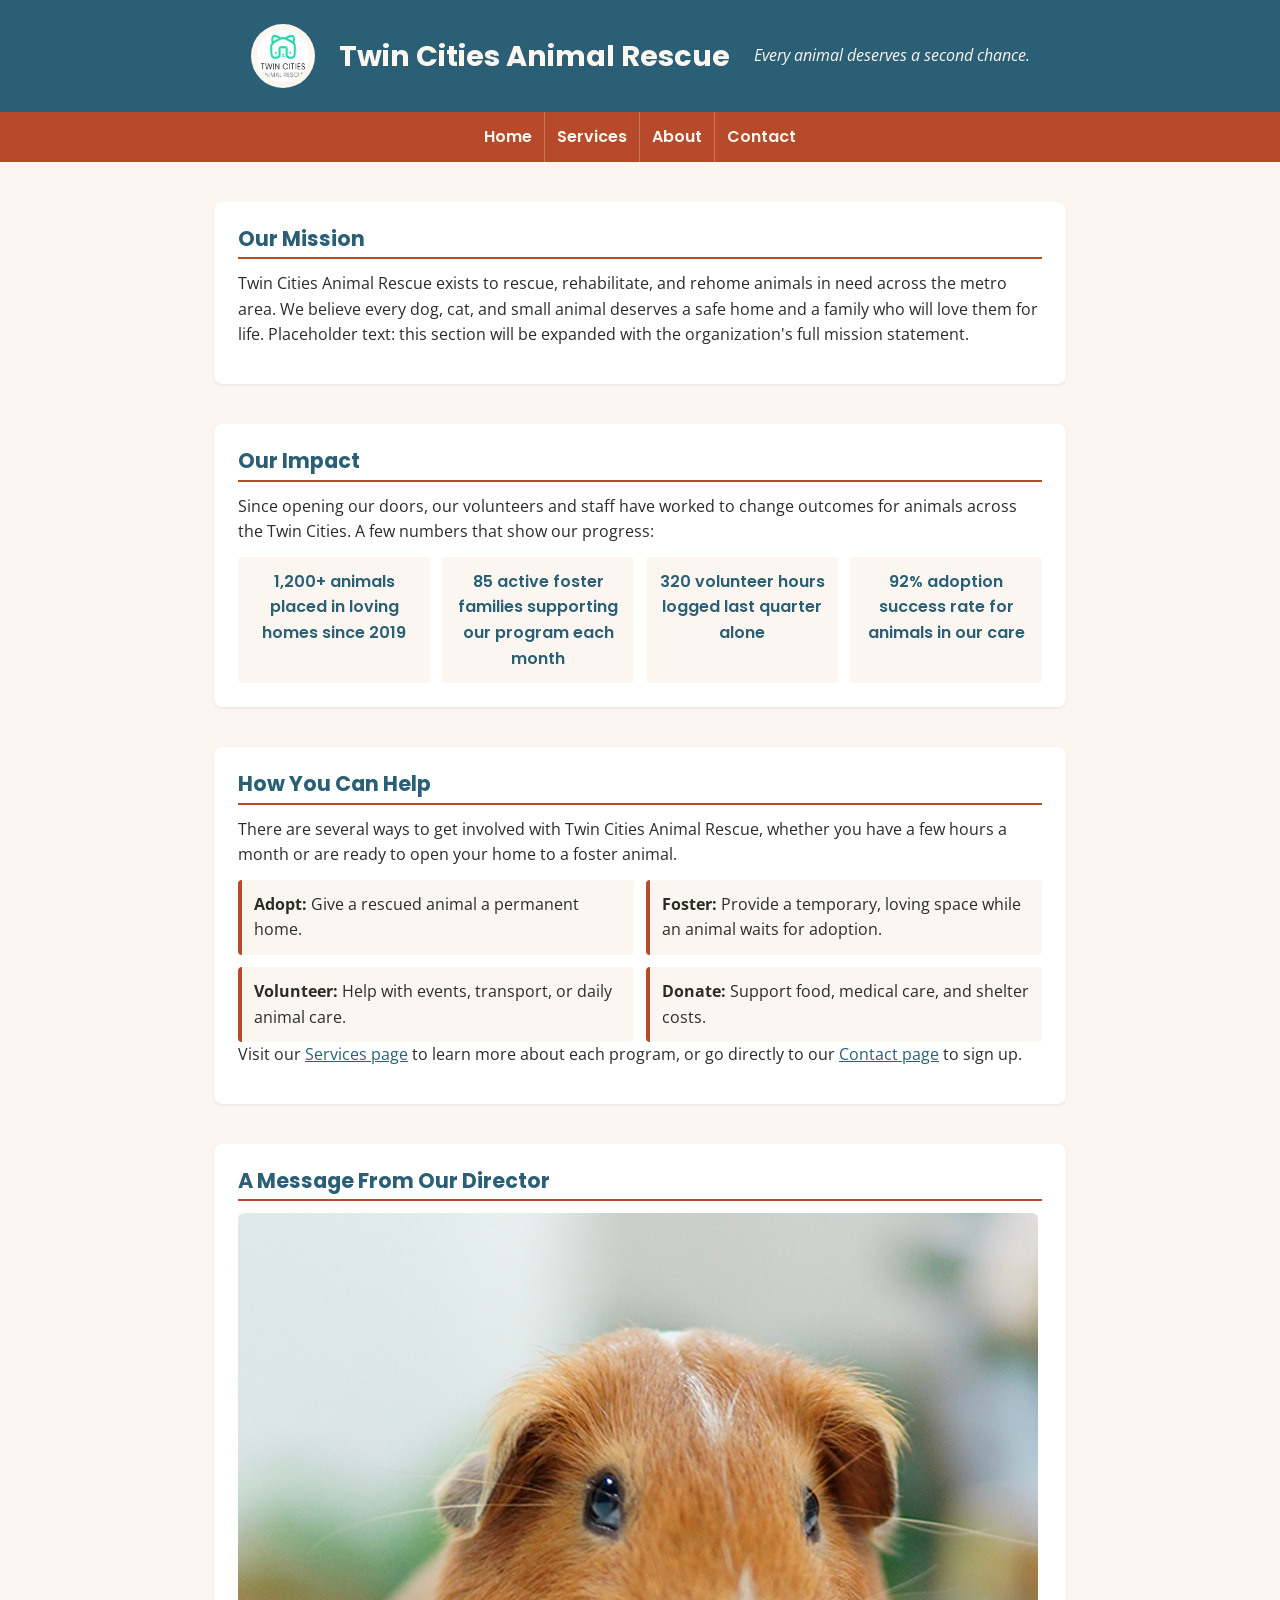
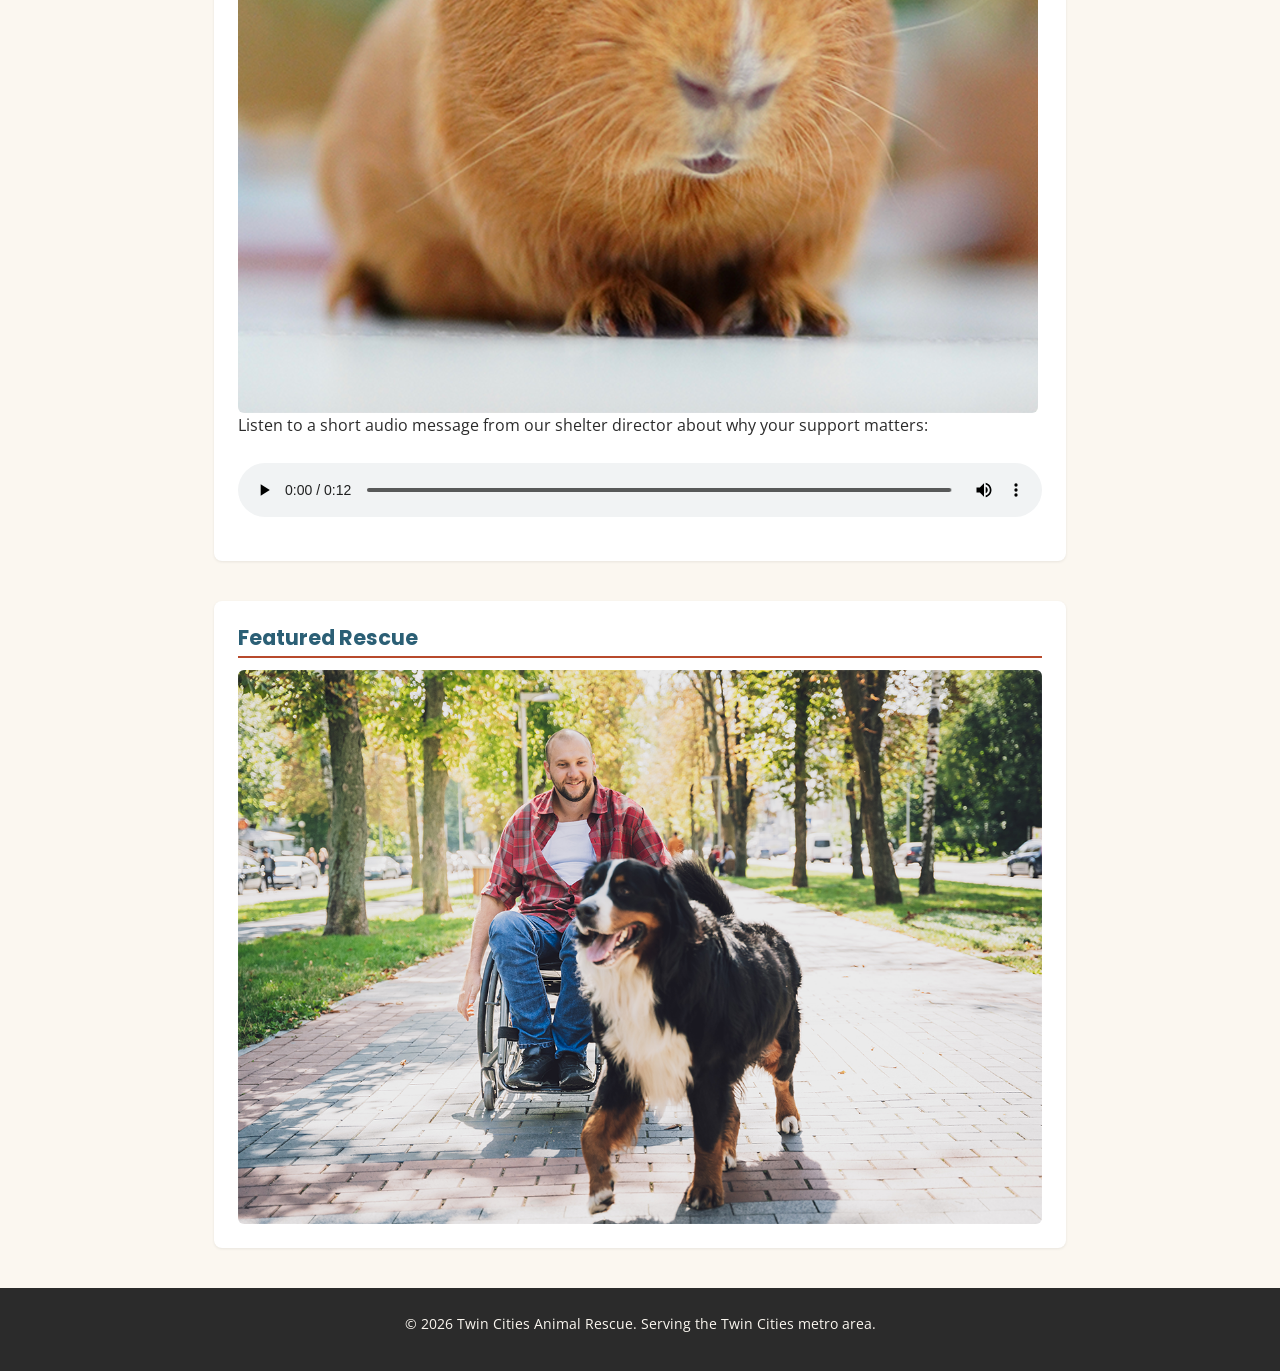
<file: index.html>
<!DOCTYPE html>
<html lang="en">
<head>
  <meta charset="UTF-8">
  <meta name="viewport" content="width=device-width, initial-scale=1.0">
  <title>Twin Cities Animal Rescue - Home</title>
  <link rel="preconnect" href="https://fonts.googleapis.com">
  <link href="https://fonts.googleapis.com/css2?family=Poppins:wght@600;700&family=Open+Sans:wght@400;600&display=swap" rel="stylesheet">
  <link rel="stylesheet" href="styles.css">
</head>
<body>
  <header>
    <img src="images/rescue-logo_c.png" alt="Twin Cities Animal Rescue logo, a paw print inside a heart outline">
    <h1>Twin Cities Animal Rescue</h1>
    <p>Every animal deserves a second chance.</p>
  </header>

  <nav>
    <ul>
      <li><a href="index.html">Home</a></li>
      <li><a href="services.html">Services</a></li>
      <li><a href="about.html">About</a></li>
      <li><a href="contact.html">Contact</a></li>
    </ul>
  </nav>

  <main>
    <section aria-labelledby="mission-heading">
      <h2 id="mission-heading">Our Mission</h2>
      <p>Twin Cities Animal Rescue exists to rescue, rehabilitate, and rehome animals in need across the metro area. We believe every dog, cat, and small animal deserves a safe home and a family who will love them for life. Placeholder text: this section will be expanded with the organization's full mission statement.</p>
    </section>

    <section aria-labelledby="impact-heading">
      <h2 id="impact-heading">Our Impact</h2>
      <p>Since opening our doors, our volunteers and staff have worked to change outcomes for animals across the Twin Cities. A few numbers that show our progress:</p>
      <ul class="stats">
        <li>1,200+ animals placed in loving homes since 2019</li>
        <li>85 active foster families supporting our program each month</li>
        <li>320 volunteer hours logged last quarter alone</li>
        <li>92% adoption success rate for animals in our care</li>
      </ul>
    </section>

    <section aria-labelledby="help-heading">
      <h2 id="help-heading">How You Can Help</h2>
      <p>There are several ways to get involved with Twin Cities Animal Rescue, whether you have a few hours a month or are ready to open your home to a foster animal.</p>
      <ul class="cards">
        <li><strong>Adopt:</strong> Give a rescued animal a permanent home.</li>
        <li><strong>Foster:</strong> Provide a temporary, loving space while an animal waits for adoption.</li>
        <li><strong>Volunteer:</strong> Help with events, transport, or daily animal care.</li>
        <li><strong>Donate:</strong> Support food, medical care, and shelter costs.</li>
      </ul>
      <p>Visit our <a href="services.html">Services page</a> to learn more about each program, or go directly to our <a href="contact.html">Contact page</a> to sign up.</p>
    </section>

    <section aria-labelledby="welcome-audio-heading">
      <h2 id="welcome-audio-heading">A Message From Our Director</h2>
      <img src="images/rescue-pet_c.png" alt="A ginger and white guinea pig looking at the camera, one of the small animals in our care">
      <p>Listen to a short audio message from our shelter director about why your support matters:</p>
      <audio controls>
        <source src="audio/rescue-message_c.mp3" type="audio/mpeg">
        Your browser does not support the audio element. You can read a summary of the message instead: our director thanks the community for its ongoing support and encourages anyone interested in adopting, fostering, or volunteering to reach out through our Contact page.
      </audio>
    </section>

    <section aria-labelledby="spotlight-heading">
      <h2 id="spotlight-heading">Featured Rescue</h2>
      <picture>
        <source media="(min-width: 800px)" srcset="images/rescue-feature-large_c.png">
        <source media="(max-width: 799px)" srcset="images/rescue-feature-small_c.png">
        <img src="images/rescue-feature-large_c.png" alt="A large black and brown rescue dog walking outdoors beside his adopter, who uses a wheelchair">
      </picture>
    </section>
  </main>

  <footer>
    <p>&copy; 2026 Twin Cities Animal Rescue. Serving the Twin Cities metro area.</p>
  </footer>
</body>
</html>
</file>
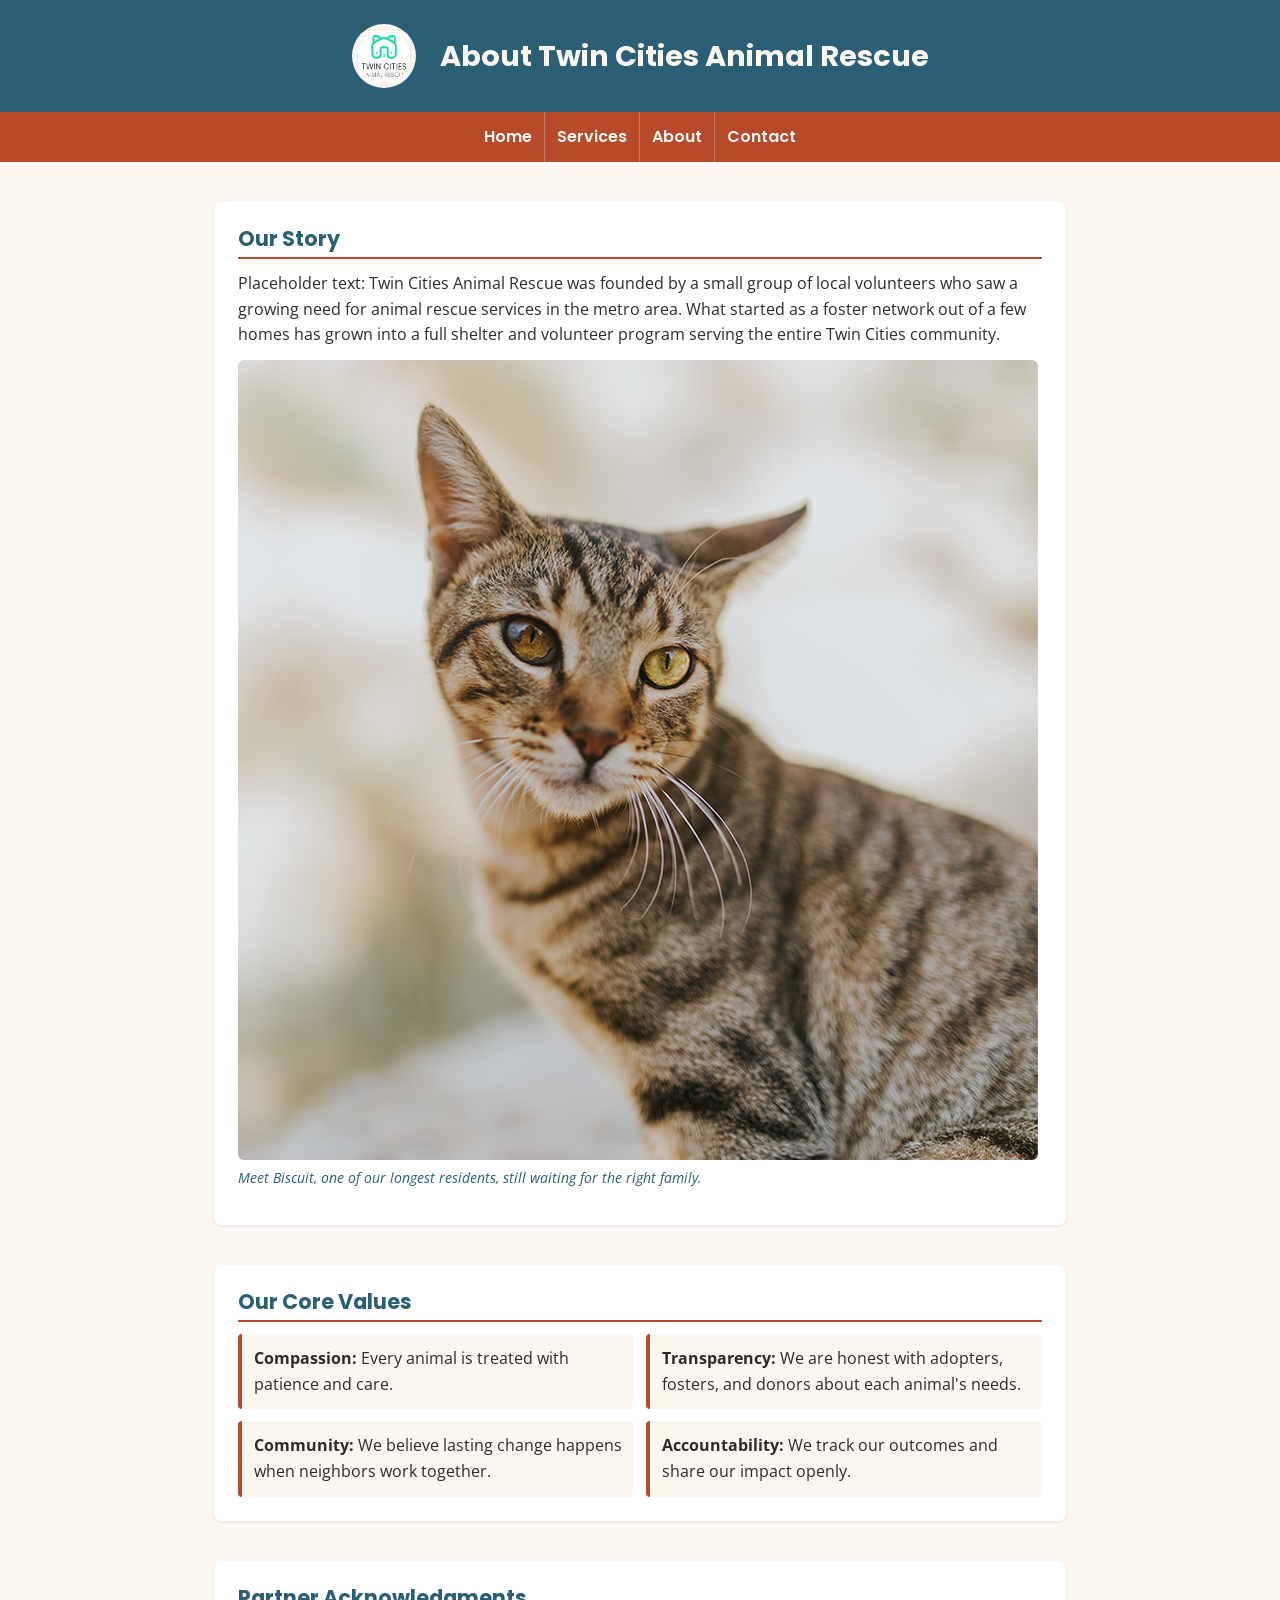
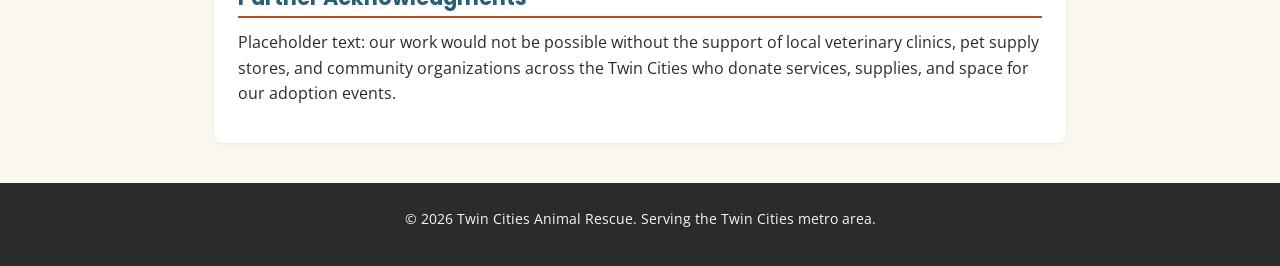
<file: about.html>
<!DOCTYPE html>
<html lang="en">
<head>
  <meta charset="UTF-8">
  <meta name="viewport" content="width=device-width, initial-scale=1.0">
  <title>Twin Cities Animal Rescue - About</title>
  <link rel="preconnect" href="https://fonts.googleapis.com">
  <link href="https://fonts.googleapis.com/css2?family=Poppins:wght@600;700&family=Open+Sans:wght@400;600&display=swap" rel="stylesheet">
  <link rel="stylesheet" href="styles.css">
</head>
<body>
  <header>
    <img src="images/rescue-logo_c.png" alt="Twin Cities Animal Rescue logo, a paw print inside a heart outline">
    <h1>About Twin Cities Animal Rescue</h1>
  </header>

  <nav>
    <ul>
      <li><a href="index.html">Home</a></li>
      <li><a href="services.html">Services</a></li>
      <li><a href="about.html">About</a></li>
      <li><a href="contact.html">Contact</a></li>
    </ul>
  </nav>

  <main>
    <section aria-labelledby="story-heading">
      <h2 id="story-heading">Our Story</h2>
      <p>Placeholder text: Twin Cities Animal Rescue was founded by a small group of local volunteers who saw a growing need for animal rescue services in the metro area. What started as a foster network out of a few homes has grown into a full shelter and volunteer program serving the entire Twin Cities community.</p>
      <figure>
        <img src="images/rescue-pet-spotlight_c.png" alt="Close-up of Biscuit, a rescued tabby cat with green eyes, sitting and looking at the camera">
        <figcaption>Meet Biscuit, one of our longest residents, still waiting for the right family.</figcaption>
      </figure>
    </section>

    <section aria-labelledby="values-heading">
      <h2 id="values-heading">Our Core Values</h2>
      <ul class="cards">
        <li><strong>Compassion:</strong> Every animal is treated with patience and care.</li>
        <li><strong>Transparency:</strong> We are honest with adopters, fosters, and donors about each animal's needs.</li>
        <li><strong>Community:</strong> We believe lasting change happens when neighbors work together.</li>
        <li><strong>Accountability:</strong> We track our outcomes and share our impact openly.</li>
      </ul>
    </section>

    <section aria-labelledby="partners-heading">
      <h2 id="partners-heading">Partner Acknowledgments</h2>
      <p>Placeholder text: our work would not be possible without the support of local veterinary clinics, pet supply stores, and community organizations across the Twin Cities who donate services, supplies, and space for our adoption events.</p>
    </section>
  </main>

  <footer>
    <p>&copy; 2026 Twin Cities Animal Rescue. Serving the Twin Cities metro area.</p>
  </footer>
</body>
</html>
</file>
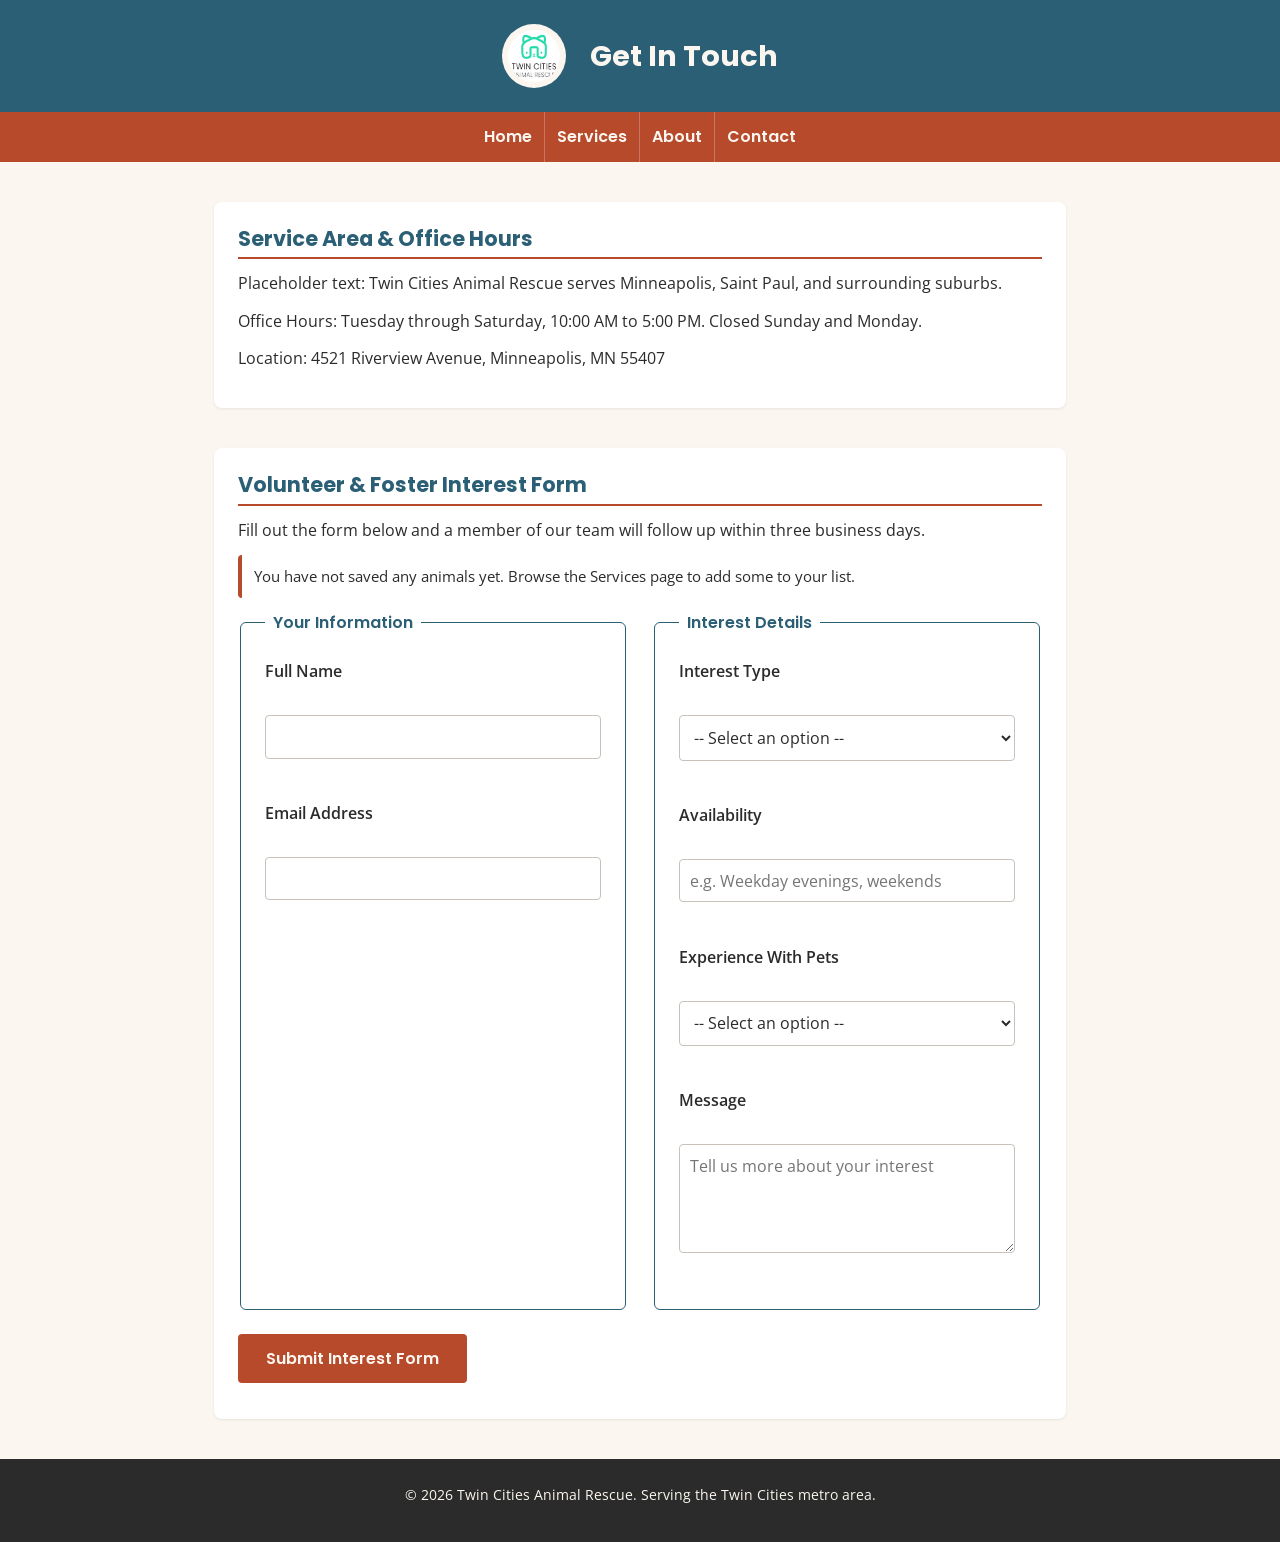
<file: contact.html>
<!DOCTYPE html>
<html lang="en">
<head>
  <meta charset="UTF-8">
  <meta name="viewport" content="width=device-width, initial-scale=1.0">
  <title>Twin Cities Animal Rescue - Contact</title>
  <link rel="preconnect" href="https://fonts.googleapis.com">
  <link href="https://fonts.googleapis.com/css2?family=Poppins:wght@600;700&family=Open+Sans:wght@400;600&display=swap" rel="stylesheet">
  <link rel="stylesheet" href="styles.css">
</head>
<body>
  <header>
    <img src="images/rescue-logo_c.png" alt="Twin Cities Animal Rescue logo, a paw print inside a heart outline">
    <h1>Get In Touch</h1>
  </header>

  <nav>
    <ul>
      <li><a href="index.html">Home</a></li>
      <li><a href="services.html">Services</a></li>
      <li><a href="about.html">About</a></li>
      <li><a href="contact.html">Contact</a></li>
    </ul>
  </nav>

  <main>
    <section aria-labelledby="service-area-heading">
      <h2 id="service-area-heading">Service Area &amp; Office Hours</h2>
      <p>Placeholder text: Twin Cities Animal Rescue serves Minneapolis, Saint Paul, and surrounding suburbs.</p>
      <p>Office Hours: Tuesday through Saturday, 10:00 AM to 5:00 PM. Closed Sunday and Monday.</p>
      <p>Location: 4521 Riverview Avenue, Minneapolis, MN 55407</p>
    </section>

    <section aria-labelledby="form-heading">
      <h2 id="form-heading">Volunteer &amp; Foster Interest Form</h2>
      <p>Fill out the form below and a member of our team will follow up within three business days.</p>

      <p id="prefill-note" class="prefill-note" role="status" aria-live="polite"></p>
      <p id="form-saved-animals" class="form-saved-animals" role="status" aria-live="polite"></p>

      <form action="#" method="post" id="interest-form" novalidate>
        <fieldset>
          <legend>Your Information</legend>

          <p>
            <label for="full-name">Full Name</label><br>
            <input type="text" id="full-name" name="full-name" required minlength="2" aria-describedby="full-name-error">
            <span class="field-error" id="full-name-error" role="alert"></span>
          </p>

          <p>
            <label for="email">Email Address</label><br>
            <input type="email" id="email" name="email" required aria-describedby="email-error">
            <span class="field-error" id="email-error" role="alert"></span>
          </p>
        </fieldset>

        <fieldset>
          <legend>Interest Details</legend>

          <p>
            <label for="interest-type">Interest Type</label><br>
            <select id="interest-type" name="interest-type" required aria-describedby="interest-type-error">
              <option value="">-- Select an option --</option>
              <option value="volunteer">Volunteer</option>
              <option value="foster">Foster</option>
              <option value="adoption-info">Adoption Information</option>
            </select>
            <span class="field-error" id="interest-type-error" role="alert"></span>
          </p>

          <p>
            <label for="availability">Availability</label><br>
            <input type="text" id="availability" name="availability" placeholder="e.g. Weekday evenings, weekends" required aria-describedby="availability-error">
            <span class="field-error" id="availability-error" role="alert"></span>
          </p>

          <p>
            <label for="pet-experience">Experience With Pets</label><br>
            <select id="pet-experience" name="pet-experience" required aria-describedby="pet-experience-error">
              <option value="">-- Select an option --</option>
              <option value="none">No prior experience</option>
              <option value="some">Some experience</option>
              <option value="extensive">Extensive experience</option>
            </select>
            <span class="field-error" id="pet-experience-error" role="alert"></span>
          </p>

          <p>
            <label for="message">Message</label><br>
            <textarea id="message" name="message" rows="4" maxlength="500" placeholder="Tell us more about your interest"></textarea>
          </p>
        </fieldset>

        <p>
          <button type="submit">Submit Interest Form</button>
        </p>

        <p id="form-summary" class="form-summary" role="status" aria-live="polite"></p>
      </form>
    </section>
  </main>

  <footer>
    <p>&copy; 2026 Twin Cities Animal Rescue. Serving the Twin Cities metro area.</p>
  </footer>

  <script src="script.js"></script>
</body>
</html>
</file>
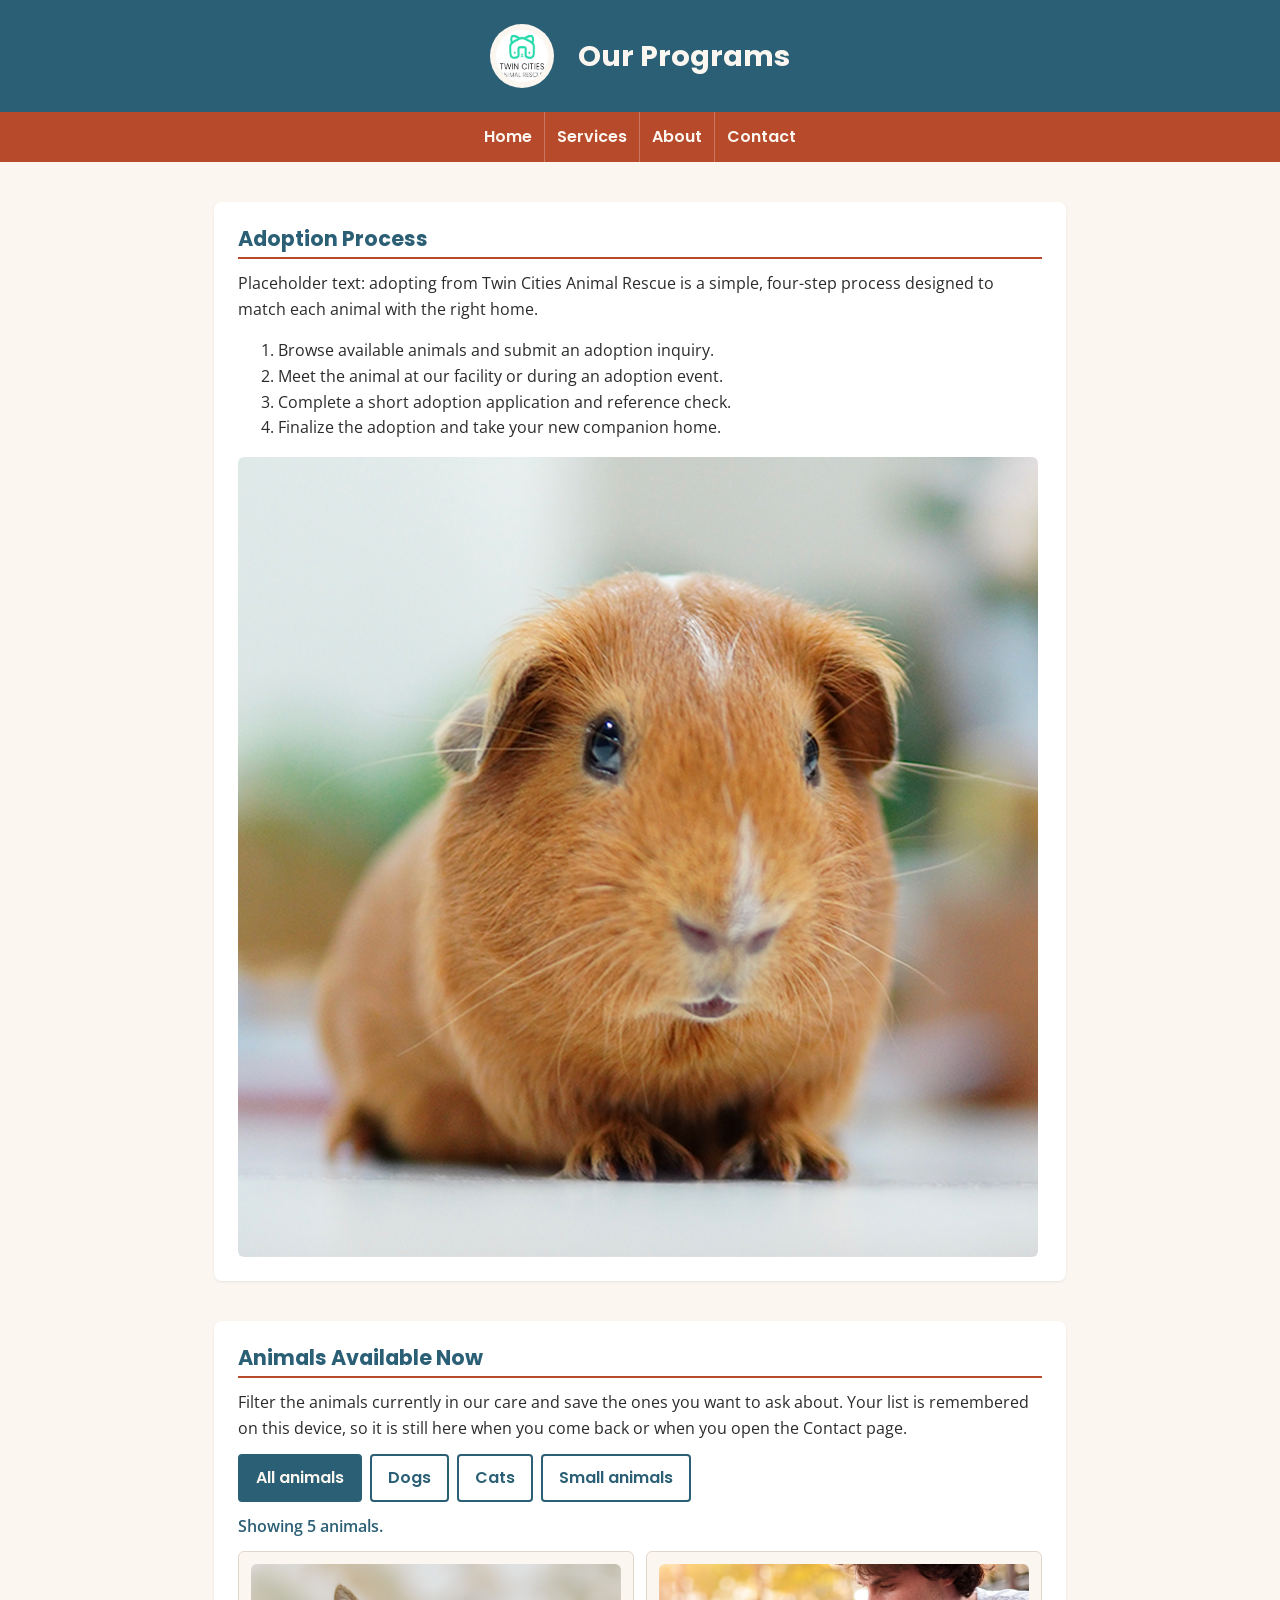
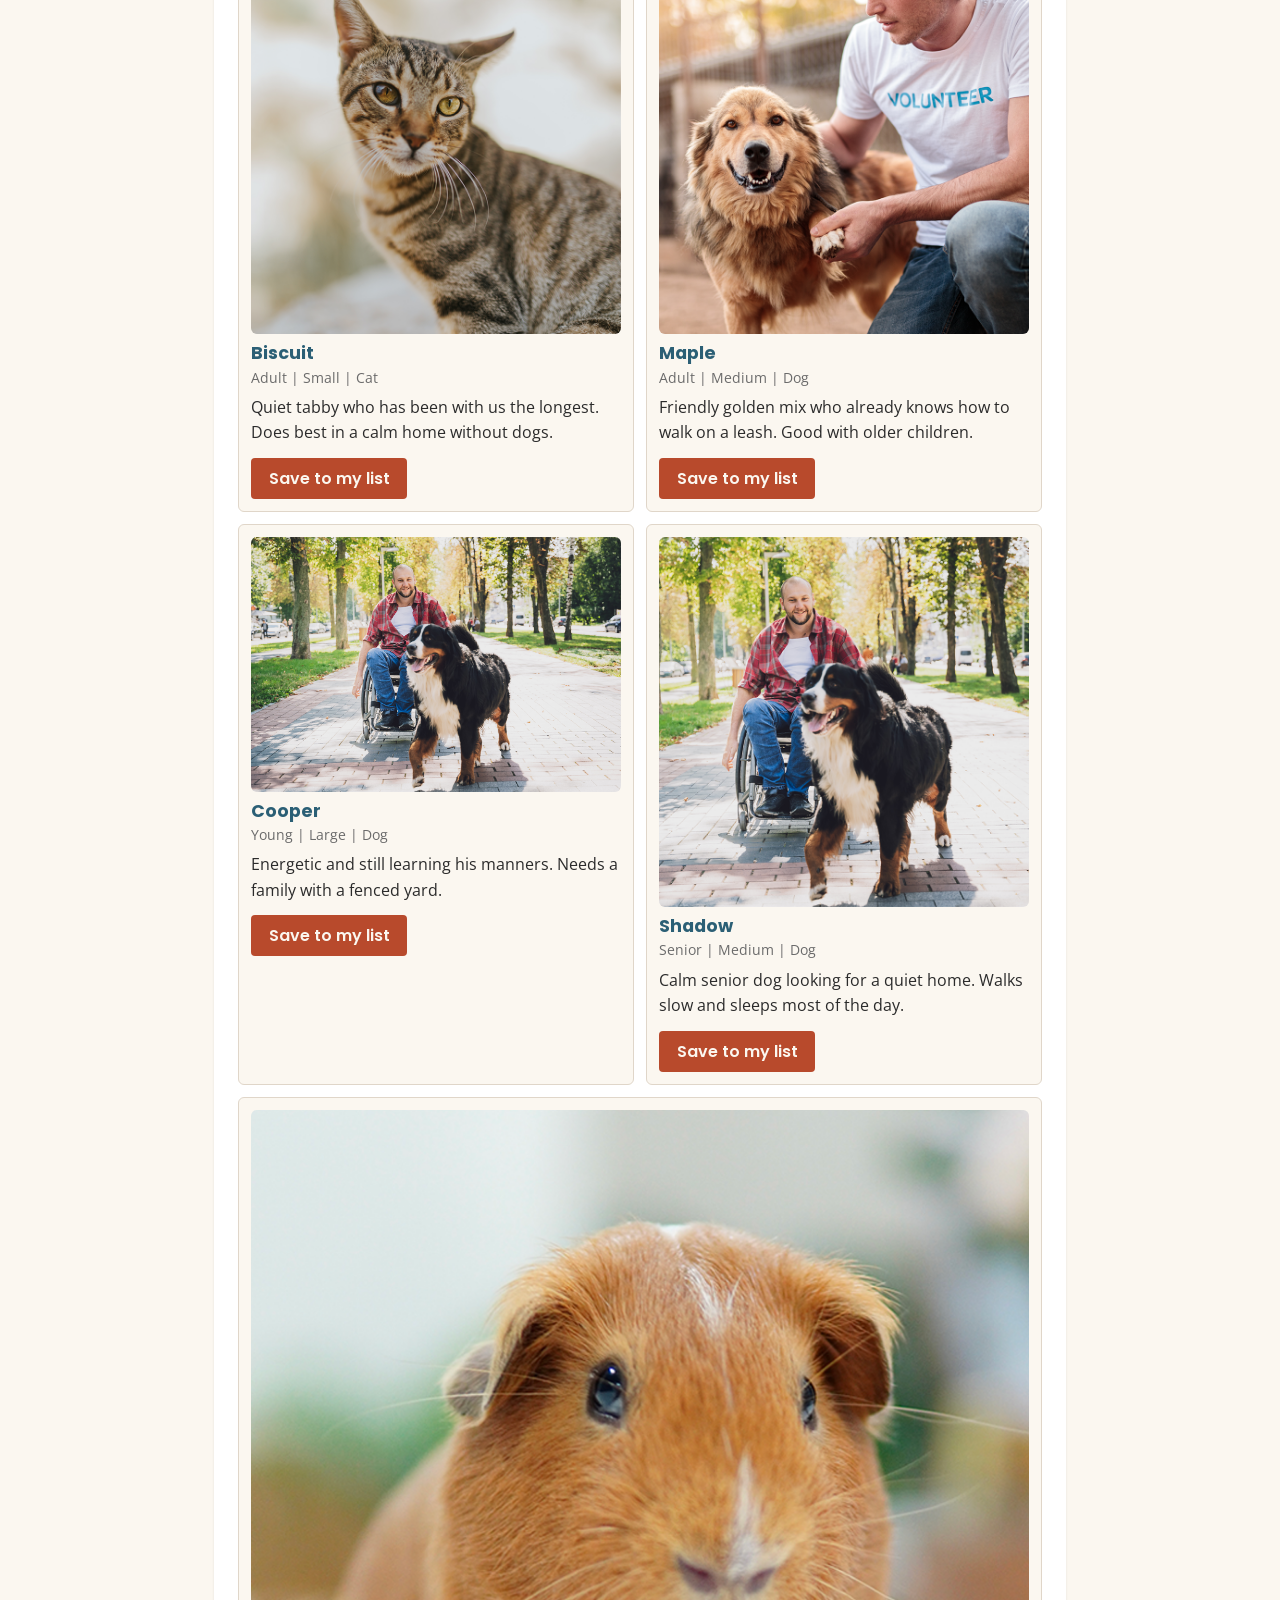
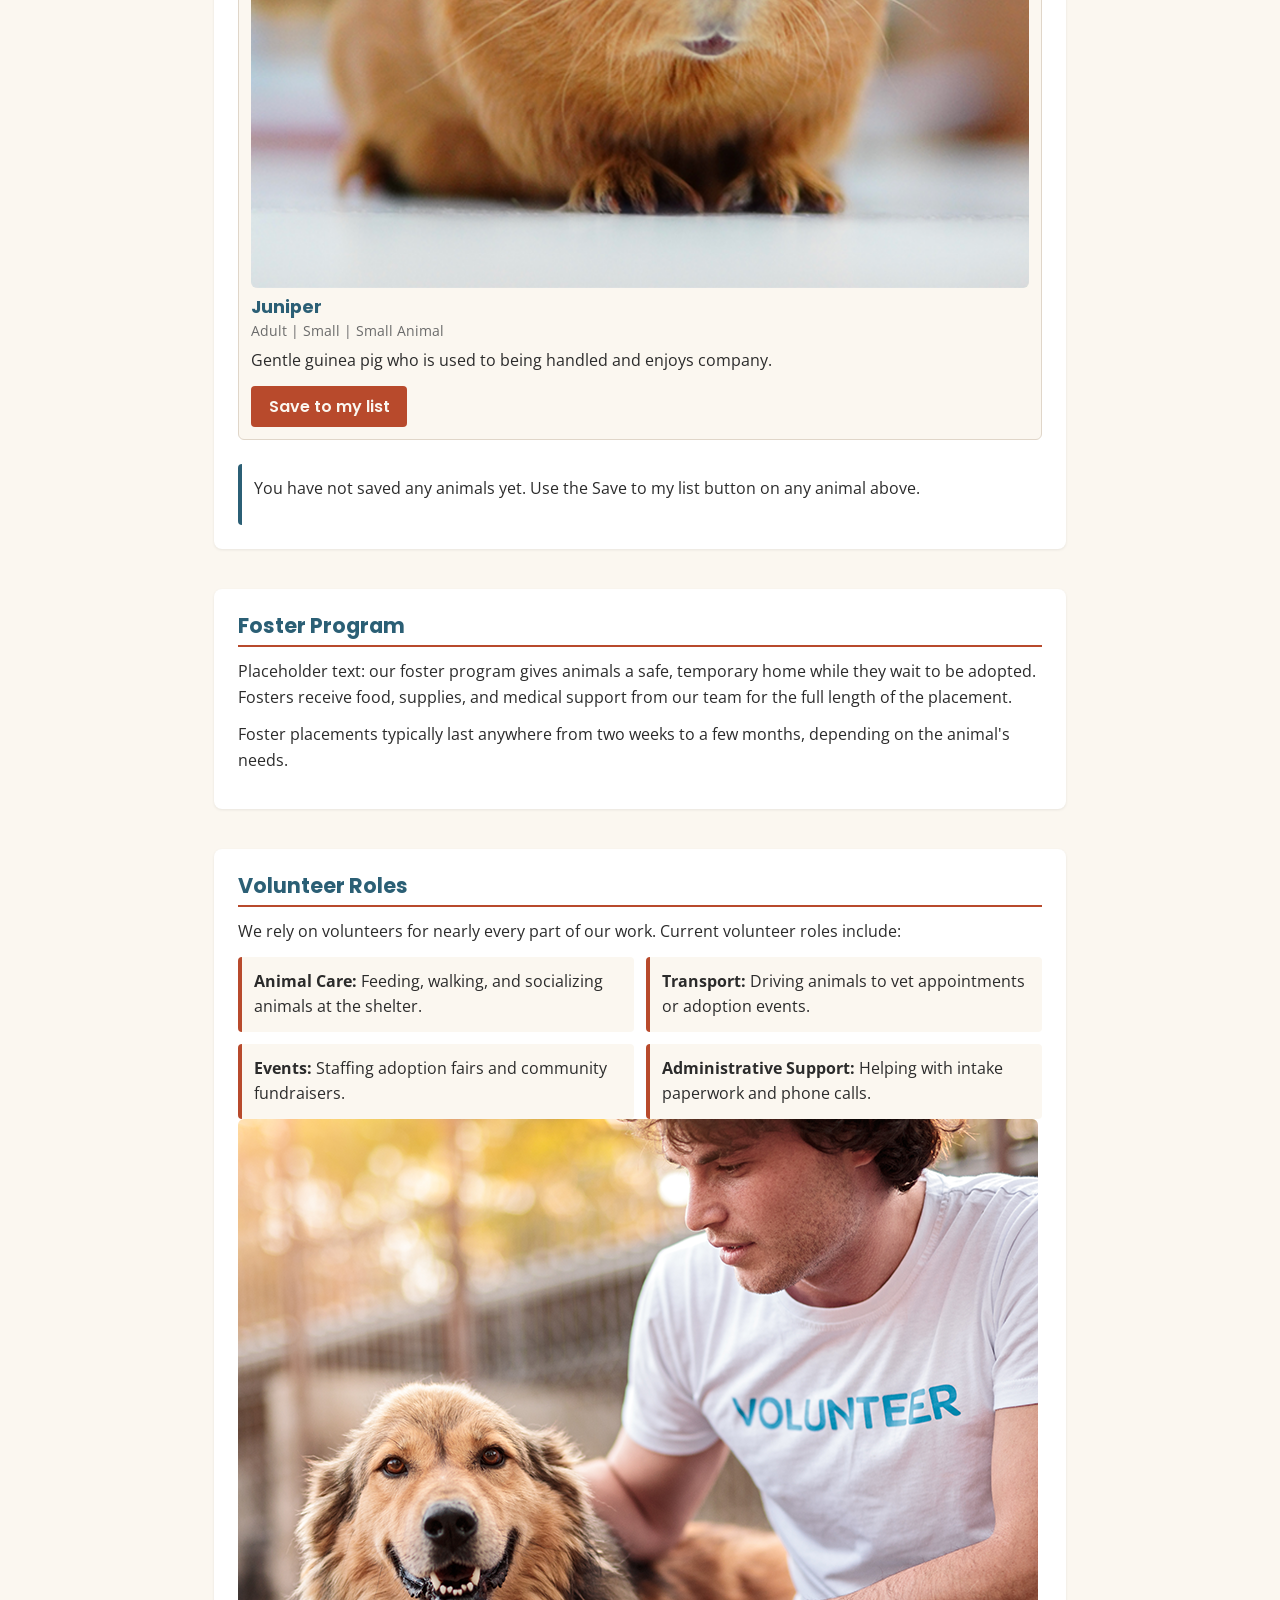
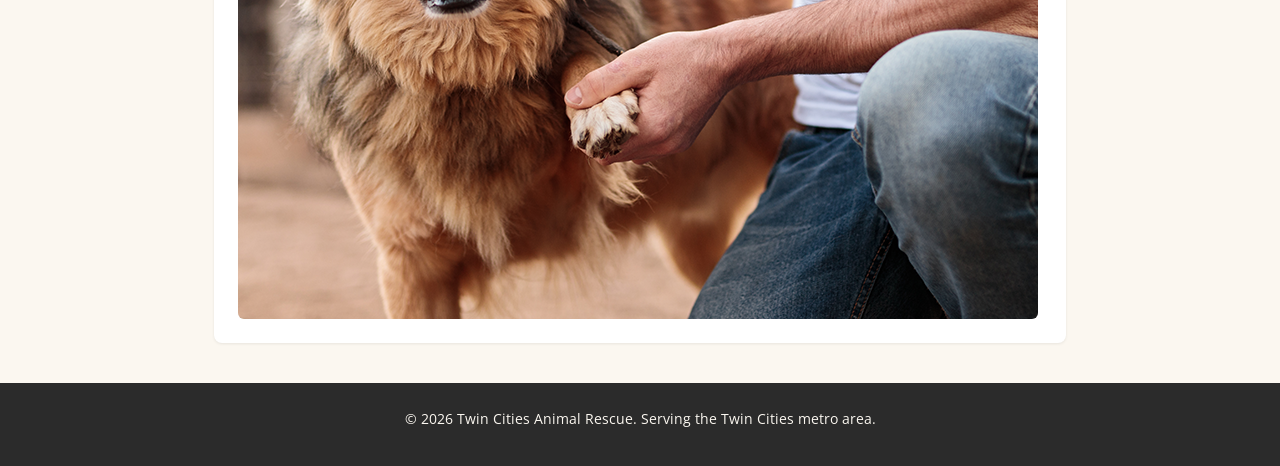
<file: services.html>
<!DOCTYPE html>
<html lang="en">
<head>
  <meta charset="UTF-8">
  <meta name="viewport" content="width=device-width, initial-scale=1.0">
  <title>Twin Cities Animal Rescue - Services</title>
  <link rel="preconnect" href="https://fonts.googleapis.com">
  <link href="https://fonts.googleapis.com/css2?family=Poppins:wght@600;700&family=Open+Sans:wght@400;600&display=swap" rel="stylesheet">
  <link rel="stylesheet" href="styles.css">
</head>
<body>
  <header>
    <img src="images/rescue-logo_c.png" alt="Twin Cities Animal Rescue logo, a paw print inside a heart outline">
    <h1>Our Programs</h1>
  </header>

  <nav>
    <ul>
      <li><a href="index.html">Home</a></li>
      <li><a href="services.html">Services</a></li>
      <li><a href="about.html">About</a></li>
      <li><a href="contact.html">Contact</a></li>
    </ul>
  </nav>

  <main>
    <section aria-labelledby="adoption-heading">
      <h2 id="adoption-heading">Adoption Process</h2>
      <p>Placeholder text: adopting from Twin Cities Animal Rescue is a simple, four-step process designed to match each animal with the right home.</p>
      <ol>
        <li>Browse available animals and submit an adoption inquiry.</li>
        <li>Meet the animal at our facility or during an adoption event.</li>
        <li>Complete a short adoption application and reference check.</li>
        <li>Finalize the adoption and take your new companion home.</li>
      </ol>
      <img src="images/rescue-pet_c.png" alt="A ginger and white guinea pig available for adoption, facing the camera">
    </section>

    <section aria-labelledby="browser-heading">
      <h2 id="browser-heading">Animals Available Now</h2>
      <p>Filter the animals currently in our care and save the ones you want to ask about. Your list is remembered on this device, so it is still here when you come back or when you open the Contact page.</p>

      <div id="filter-bar" class="filter-bar" role="group" aria-label="Filter animals by type"></div>

      <p id="animal-count" class="animal-count" role="status" aria-live="polite"></p>

      <ul id="animal-list" class="animal-list"></ul>

      <div id="saved-list" class="saved-list" aria-live="polite"></div>
    </section>

    <section aria-labelledby="foster-heading">
      <h2 id="foster-heading">Foster Program</h2>
      <p>Placeholder text: our foster program gives animals a safe, temporary home while they wait to be adopted. Fosters receive food, supplies, and medical support from our team for the full length of the placement.</p>
      <p>Foster placements typically last anywhere from two weeks to a few months, depending on the animal's needs.</p>
    </section>

    <section aria-labelledby="volunteer-heading">
      <h2 id="volunteer-heading">Volunteer Roles</h2>
      <p>We rely on volunteers for nearly every part of our work. Current volunteer roles include:</p>
      <ul class="cards">
        <li><strong>Animal Care:</strong> Feeding, walking, and socializing animals at the shelter.</li>
        <li><strong>Transport:</strong> Driving animals to vet appointments or adoption events.</li>
        <li><strong>Events:</strong> Staffing adoption fairs and community fundraisers.</li>
        <li><strong>Administrative Support:</strong> Helping with intake paperwork and phone calls.</li>
      </ul>
      <img src="images/rescue-volunteer_c.png" alt="A volunteer kneeling beside a dog outdoors during a shelter event">
    </section>
  </main>

  <footer>
    <p>&copy; 2026 Twin Cities Animal Rescue. Serving the Twin Cities metro area.</p>
  </footer>

  <script src="script.js"></script>
</body>
</html>
</file>
<file: styles.css>
/* =========================================================
   Twin Cities Animal Rescue - Design System
   Colors: trust blue, cream, coral, charcoal (4 colors)
   Fonts: Poppins (headings) + Open Sans (body) - 2 font families
   Approach: mobile-first, Flexbox layout, one media query
   ========================================================= */

:root {
  --color-primary: #2B5F75;   /* trust blue - header, nav, links */
  --color-bg: #FBF7F0;        /* warm cream - page background */
  --color-accent: #B84A2C;    /* terracotta - buttons, highlights, CTAs (4.85:1 contrast with white text) */
  --color-text: #2B2B2B;      /* charcoal - body text */
  --color-text-light: #FBF7F0;

  --font-heading: 'Poppins', sans-serif;
  --font-body: 'Open Sans', sans-serif;

  --spacing-sm: 0.75rem;
  --spacing-md: 1.5rem;
  --spacing-lg: 2.5rem;
}

/* ---------- Base / reset ---------- */
* {
  box-sizing: border-box;
}

body {
  margin: 0;
  font-family: var(--font-body);
  color: var(--color-text);
  background-color: var(--color-bg);
  line-height: 1.6;
}

h1, h2, h3 {
  font-family: var(--font-heading);
  line-height: 1.25;
  margin-top: 0;
}

h1 {
  font-size: 1.8rem;
}

h2 {
  font-size: 1.3rem;
  color: var(--color-primary);
  border-bottom: 2px solid var(--color-accent);
  padding-bottom: 0.35rem;
  margin-bottom: var(--spacing-sm);
}

p {
  margin: 0 0 var(--spacing-sm) 0;
}

a {
  color: var(--color-primary);
  text-decoration: underline;
}

a:hover,
a:focus {
  color: var(--color-accent);
}

img {
  max-width: 100%;
  height: auto;
  display: block;
  border-radius: 6px;
}

/* ---------- Header (mobile-first: stacked, centered) ---------- */
header {
  background-color: var(--color-primary);
  color: var(--color-text-light);
  padding: var(--spacing-md) var(--spacing-sm);
  display: flex;
  flex-direction: column;
  align-items: center;
  text-align: center;
  gap: 0.5rem;
}

header img {
  width: 64px;
  height: 64px;
  border-radius: 50%;
  background-color: var(--color-text-light);
  padding: 6px;
}

header h1 {
  color: var(--color-text-light);
  margin: 0;
}

header p {
  margin: 0;
  font-style: italic;
}

/* ---------- Navigation (mobile-first: stacked list) ---------- */
nav {
  background-color: var(--color-accent);
}

nav ul {
  list-style: none;
  margin: 0;
  padding: 0;
  display: flex;
  flex-direction: column;
}

nav li {
  border-top: 1px solid rgba(255, 255, 255, 0.25);
}

nav li:first-child {
  border-top: none;
}

nav a {
  display: block;
  padding: var(--spacing-sm);
  color: var(--color-text-light);
  text-decoration: none;
  font-family: var(--font-heading);
  font-weight: 600;
  text-align: center;
}

nav a:hover,
nav a:focus {
  background-color: var(--color-primary);
}

/* ---------- Main content ---------- */
main {
  max-width: 900px;
  margin: 0 auto;
  padding: var(--spacing-md) var(--spacing-sm);
  display: flex;
  flex-direction: column;
  gap: var(--spacing-lg);
}

section {
  background-color: #ffffff;
  border-radius: 8px;
  padding: var(--spacing-md);
  box-shadow: 0 1px 3px rgba(0, 0, 0, 0.08);
}

/* Card-style lists (How You Can Help, Volunteer Roles, etc.) */
.cards {
  list-style: none;
  margin: var(--spacing-sm) 0 0 0;
  padding: 0;
  display: flex;
  flex-direction: column;
  gap: var(--spacing-sm);
}

.cards li {
  background-color: var(--color-bg);
  border-left: 4px solid var(--color-accent);
  padding: var(--spacing-sm);
  border-radius: 4px;
}

/* Impact stats list */
.stats {
  list-style: none;
  margin: var(--spacing-sm) 0 0 0;
  padding: 0;
  display: flex;
  flex-direction: column;
  gap: var(--spacing-sm);
}

.stats li {
  font-family: var(--font-heading);
  font-weight: 600;
  color: var(--color-primary);
  background-color: var(--color-bg);
  padding: var(--spacing-sm);
  border-radius: 4px;
  text-align: center;
}

/* Figure / figcaption */
figure {
  margin: 0 0 var(--spacing-sm) 0;
}

figcaption {
  font-style: italic;
  color: var(--color-primary);
  margin-top: 0.35rem;
  font-size: 0.9rem;
}

/* Audio */
audio {
  width: 100%;
  margin: var(--spacing-sm) 0;
}

/* ---------- Forms ---------- */
form {
  display: flex;
  flex-direction: column;
  gap: var(--spacing-md);
}

fieldset {
  border: 1px solid var(--color-primary);
  border-radius: 6px;
  padding: var(--spacing-md);
}

legend {
  font-family: var(--font-heading);
  font-weight: 600;
  color: var(--color-primary);
  padding: 0 0.5rem;
}

label {
  display: block;
  font-weight: 600;
  margin-bottom: 0.3rem;
}

input,
select,
textarea {
  width: 100%;
  padding: 0.6rem;
  margin-bottom: var(--spacing-sm);
  border: 1px solid #c9c2b8;
  border-radius: 4px;
  font-family: var(--font-body);
  font-size: 1rem;
  background-color: #ffffff;
  color: var(--color-text);
}

input:focus,
select:focus,
textarea:focus {
  outline: 2px solid var(--color-accent);
  outline-offset: 1px;
}

button {
  align-self: flex-start;
  background-color: var(--color-accent);
  color: var(--color-text-light);
  border: none;
  padding: 0.75rem 1.75rem;
  border-radius: 4px;
  font-family: var(--font-heading);
  font-weight: 600;
  font-size: 1rem;
  cursor: pointer;
}

button:hover,
button:focus {
  background-color: var(--color-primary);
}

/* ---------- Footer ---------- */
footer {
  background-color: var(--color-text);
  color: var(--color-bg);
  text-align: center;
  padding: var(--spacing-md) var(--spacing-sm);
  font-size: 0.9rem;
}

/* =========================================================
   Interactive animal browser (Touchstone 4)
   ========================================================= */
.filter-bar {
  display: flex;
  flex-direction: column;
  gap: 0.5rem;
  margin-bottom: var(--spacing-sm);
}

.filter-button {
  align-self: stretch;
  background-color: #ffffff;
  color: var(--color-primary);
  border: 2px solid var(--color-primary);
  padding: 0.6rem 1rem;
  border-radius: 4px;
  font-family: var(--font-heading);
  font-weight: 600;
  cursor: pointer;
}

.filter-button:hover,
.filter-button:focus {
  background-color: var(--color-bg);
}

.filter-button.is-active {
  background-color: var(--color-primary);
  color: var(--color-text-light);
}

.animal-count {
  font-weight: 600;
  color: var(--color-primary);
}

.animal-list {
  list-style: none;
  margin: 0 0 var(--spacing-md) 0;
  padding: 0;
  display: flex;
  flex-direction: column;
  gap: var(--spacing-sm);
}

.animal-card {
  background-color: var(--color-bg);
  border: 1px solid #e0d6c9;
  border-radius: 6px;
  padding: var(--spacing-sm);
}

.animal-card h3 {
  font-family: var(--font-heading);
  color: var(--color-primary);
  margin: 0.5rem 0 0.15rem 0;
  font-size: 1.1rem;
}

.animal-meta {
  font-size: 0.85rem;
  color: #6b6b6b;
  text-transform: capitalize;
  margin-bottom: 0.4rem;
}

.save-button {
  align-self: flex-start;
  background-color: var(--color-accent);
  color: var(--color-text-light);
  border: none;
  padding: 0.5rem 1.1rem;
  border-radius: 4px;
  font-family: var(--font-heading);
  font-weight: 600;
  cursor: pointer;
}

.save-button.is-saved {
  background-color: var(--color-primary);
}

.saved-list {
  background-color: #ffffff;
  border-left: 4px solid var(--color-primary);
  padding: var(--spacing-sm);
  border-radius: 4px;
}

.saved-items {
  margin: 0.4rem 0 0 1.1rem;
  padding: 0;
}

/* ---------- Form validation feedback ---------- */
.field-error {
  display: block;
  color: #9B1B1B;
  font-size: 0.85rem;
  font-weight: 600;
  margin-top: 0.15rem;
  min-height: 1rem;
}

input.has-error,
select.has-error,
textarea.has-error {
  border: 2px solid #9B1B1B;
  background-color: #FDF3F3;
}

.form-summary {
  font-weight: 600;
  margin-top: 0.5rem;
}

.form-summary.is-error {
  color: #9B1B1B;
}

.form-summary.is-success {
  color: #1B6B3A;
}

.prefill-note,
.form-saved-animals {
  background-color: #ffffff;
  border-left: 4px solid var(--color-accent);
  padding: 0.6rem var(--spacing-sm);
  border-radius: 4px;
  font-size: 0.92rem;
}

.prefill-note:empty,
.form-saved-animals:empty {
  display: none;
}

/* =========================================================
   Media query: larger screens (tablet / desktop, 768px+)
   ========================================================= */
@media (min-width: 768px) {
  header {
    flex-direction: row;
    justify-content: center;
    text-align: left;
    gap: var(--spacing-md);
  }

  nav ul {
    flex-direction: row;
    justify-content: center;
  }

  nav li {
    border-top: none;
    border-left: 1px solid rgba(255, 255, 255, 0.25);
  }

  nav li:first-child {
    border-left: none;
  }

  main {
    padding: var(--spacing-lg) var(--spacing-md);
  }

  .cards {
    flex-direction: row;
    flex-wrap: wrap;
  }

  .cards li {
    flex: 1 1 calc(50% - var(--spacing-sm));
  }

  .stats {
    flex-direction: row;
  }

  .stats li {
    flex: 1;
  }

  form {
    flex-direction: row;
    flex-wrap: wrap;
  }

  fieldset {
    flex: 1 1 calc(50% - var(--spacing-md));
  }

  .filter-bar {
    flex-direction: row;
    flex-wrap: wrap;
  }

  .filter-button {
    align-self: auto;
    flex: 0 1 auto;
  }

  .animal-list {
    flex-direction: row;
    flex-wrap: wrap;
  }

  .animal-card {
    flex: 1 1 calc(50% - var(--spacing-sm));
    display: flex;
    flex-direction: column;
  }
}
</file>
